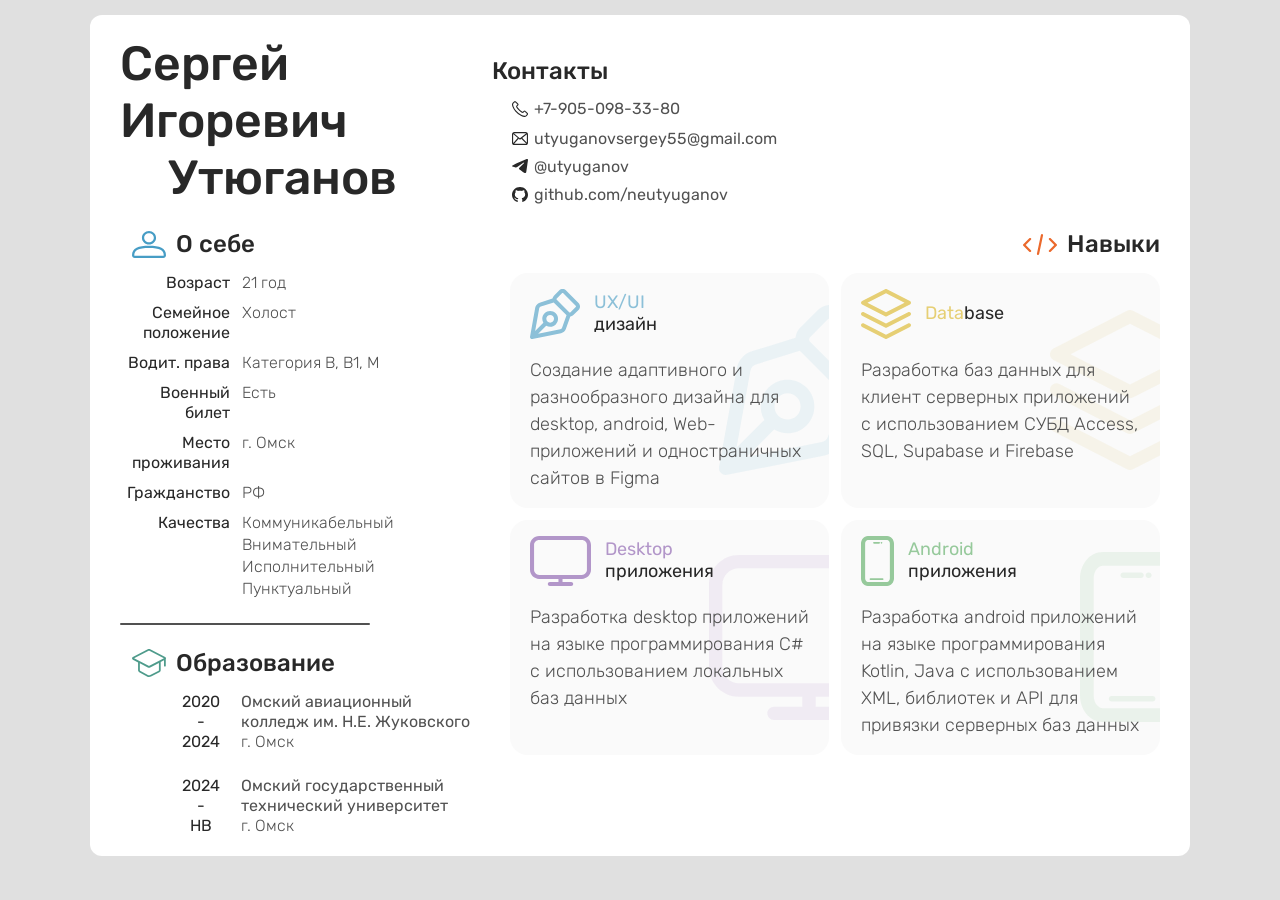
<file: LR2/index.html>
<!doctype html>
<html lang="ru">
  <head>
    <meta charset="UTF-8" />
    <meta name="viewport" content="width=device-width, initial-scale=1.0" />
    <title>Резюме</title>
    <link rel="stylesheet" href="./styles/style.css" />
  </head>
  <body class="page">
    <div class="resume">
      <header class="resume-header">
        <h1 class="resume-header__title">Сергей<br />Игоревич<br /><span class="resume-header__title-surname">Утюганов</span></h1>
        <section class="contacts">
          <h2 class="contacts__title">Контакты</h2>
          <address class="contacts__body">
            <ul class="contacts__list">
              <li class="contacts__item">
                <a href="tel:+79050983380" class="contacts__link">
                  <span class="contacts__icon" aria-hidden="true">
                    <img src="./image/phone_ic.svg" alt="" />
                  </span>
                  +7-905-098-33-80
                </a>
              </li>

              <li class="contacts__item">
                <a href="mailto:utyuganovsergey55@gmail.com" class="contacts__link">
                  <span class="contacts__icon" aria-hidden="true">
                    <img src="./image/email_ic.svg" alt="" />
                  </span>
                  utyuganovsergey55@gmail.com
                </a>
              </li>

              <li class="contacts__item">
                <a href="https://t.me/utyuganov" class="contacts__link" target="_blank" rel="noopener noreferrer">
                  <span class="contacts__icon" aria-hidden="true">
                    <img src="./image/tg_ic.svg" alt="" />
                  </span>
                  @utyuganov
                </a>
              </li>

              <li class="contacts__item">
                <a href="https://github.com/neutyuganov" class="contacts__link" target="_blank" rel="noopener noreferrer">
                  <span class="contacts__icon" aria-hidden="true">
                    <img src="./image/github_ic.svg" alt="" />
                  </span>
                  github.com/neutyuganov
                </a>
              </li>
            </ul>
          </address>
        </section>
      </header>

      <main class="resume-main">
        <aside class="resume-info">
          <section class="about">
            <header class="about__header">
              <img src="./image/profile_ic.svg" alt="" class="about__icon" />
              <h2 class="about__title">О себе</h2>
            </header>
            <dl class="about__list">
              <dt class="about__label">Возраст</dt>
              <dd class="about__value">21 год</dd>

              <dt class="about__label">Семейное положение</dt>
              <dd class="about__value">Холост</dd>

              <dt class="about__label">Водит. права</dt>
              <dd class="about__value">Категория B, B1, M</dd>

              <dt class="about__label">Военный билет</dt>
              <dd class="about__value">Есть</dd>

              <dt class="about__label">Место проживания</dt>
              <dd class="about__value">г. Омск</dd>

              <dt class="about__label">Гражданство</dt>
              <dd class="about__value">РФ</dd>

              <dt class="about__label about__traits">Качества</dt>
              <dd class="about__value">
                <ul class="about__trait-items">
                  <li class="about__trait-item">Коммуникабельный</li>
                  <li class="about__trait-item">Внимательный</li>
                  <li class="about__trait-item">Исполнительный</li>
                  <li class="about__trait-item">Пунктуальный</li>
                </ul>
              </dd>
            </dl>
          </section>

          <hr class="resume-info__hr" />

          <section class="education">
            <header class="education__header">
              <img src="./image/edu_ic.svg" alt="" class="education__icon" />
              <h2 class="education__title">Образование</h2>
            </header>

            <dl class="education__list">
              <dt class="education__period">2020<br />-<br />2024</dt>
              <dd class="education__place">
                <p class="education__name">Омский авиационный колледж им. Н.Е. Жуковского</p>
                <p class="education__city">г. Омск</p>
              </dd>

              <dt class="education__period">2024<br />-<br />НВ</dt>
              <dd class="education__place">
                <p class="education__name">Омский государственный технический университет</p>
                <p class="education__city">г. Омск</p>
              </dd>
            </dl>
          </section>
        </aside>

        <section class="skills">
          <header class="skills__header">
            <img src="./image/skills_ic.svg" alt="" class="skills__icon" />
            <h2 class="skills__title">Навыки</h2>
          </header>

          <ul class="skills__list">
            <li class="skills__item skills__item-design">
              <header class="skills__item-header">
                <img src="./image/design_ic.svg" alt="" class="skills__item-icon" />
                <h3 class="skills__item-title">
                  <span class="skills__item-accent skills__item-accent-design">UX/UI<br /></span>дизайн
                </h3>
              </header>
              <p class="skills__item-text">
                Создание адаптивного и разнообразного дизайна для desktop, android, Web-приложений и одностраничных сайтов в Figma
              </p>
            </li>

            <li class="skills__item skills__item-db">
              <header class="skills__item-header">
                <img src="./image/db_ic.svg" alt="" class="skills__item-icon" />
                <h3 class="skills__item-title"><span class="skills__item-accent skills__item-accent-db">Data</span>base</h3>
              </header>
              <p class="skills__item-text">
                Разработка баз данных для клиент серверных приложений с использованием СУБД Access, SQL, Supabase и Firebase
              </p>
            </li>

            <li class="skills__item skills__item-desktop">
              <header class="skills__item-header">
                <img src="./image/desktop_ic.svg" alt="" class="skills__item-icon" />
                <h3 class="skills__item-title">
                  <span class="skills__item-accent skills__item-accent-desktop">Desktop<br /></span>приложения
                </h3>
              </header>
              <p class="skills__item-text">Разработка desktop приложений на языке программирования C# с использованием локальных баз данных</p>
            </li>

            <li class="skills__item skills__item-android">
              <header class="skills__item-header">
                <img src="./image/mobile_ic.svg" alt="" class="skills__item-icon" />
                <h3 class="skills__item-title">
                  <span class="skills__item-accent skills__item-accent-android">Android<br /></span>приложения
                </h3>
              </header>
              <p class="skills__item-text">
                Разработка android приложений на языке программирования Kotlin, Java с использованием XML, библиотек и API для привязки серверных баз
                данных
              </p>
            </li>
          </ul>
        </section>
      </main>
    </div>
  </body>
</html>
</file>
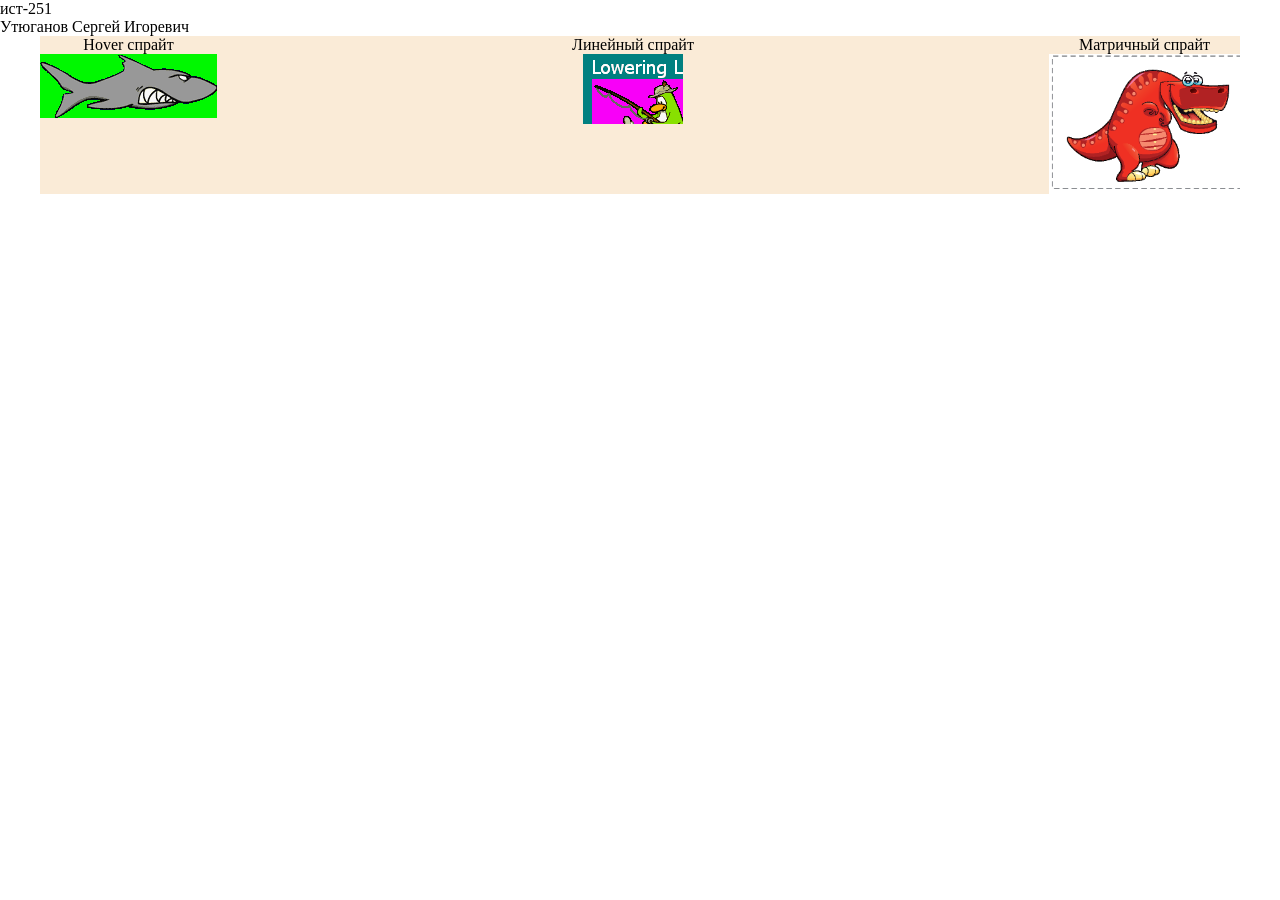
<file: LR3/index.html>
<!doctype html>
<html lang="en">
  <head>
    <meta charset="UTF-8" />
    <meta name="viewport" content="width=device-width, initial-scale=1.0" />
    <title>Sprites</title>
    <link rel="stylesheet" href="styles/style.css" />
  </head>
  <body class="sprite">
    <header class="sprite-header">
      <div class="sprite-header__group">
        <p>ист-251</p>
      </div>
      <div class="sprite-header__name">
        <p>Утюганов Сергей Игоревич</p>
      </div>
    </header>

    <main class="sprite-main">
      <section class="sprite-hover sprite-item">
        <p class="sprite-hover__name sprite__name">Hover спрайт</p>
        <div class="sprite-hover__image"></div>
      </section>

      <section class="sprite-linear sprite-item">
        <p class="sprite-linear__name sprite__name">Линейный спрайт</p>
        <div class="sprite-linear__image"></div>
      </section>

      <section class="sprite-array sprite-item">
        <p class="sprite-array__name sprite__name">Матричный спрайт</p>
        <div class="sprite-array__image"></div>
      </section>
    </main>
  </body>
</html>
</file>
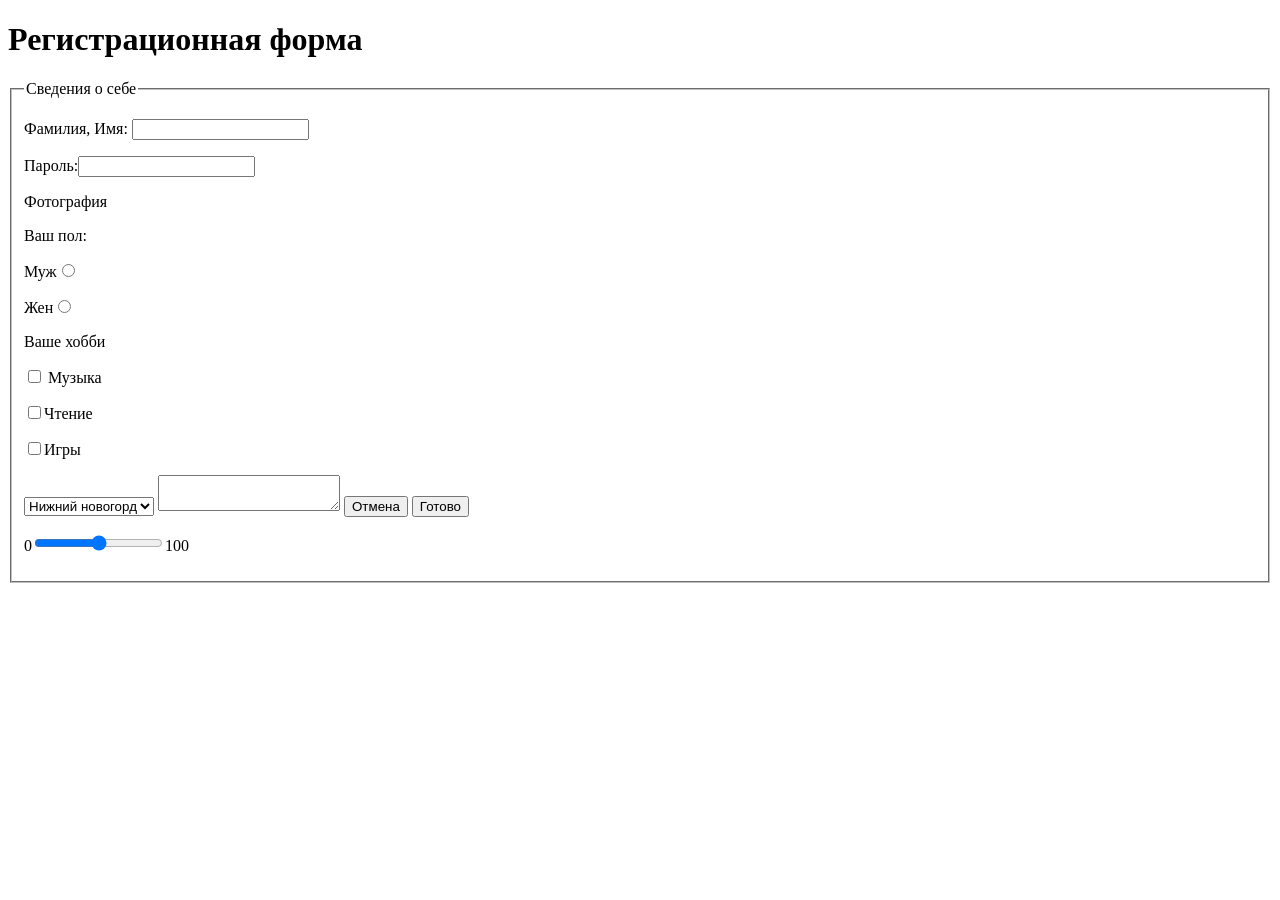
<file: Practic/forms_test/index.html>
<!doctype html>
<html lang="en">
  <head>
    <meta charset="UTF-8" />
    <meta name="viewport" content="width=device-width, initial-scale=1.0" />
    <title>Document</title>
  </head>
  <body>
    <h1>Регистрационная форма</h1>
    <form name="users" action="#" method="post" class="form">
      <fieldset>
        <legend>Сведения о себе</legend>
        <p>Фамилия, Имя: <input type="text" name="FIO" size="20" maxlength="60" /></p>
        <p>Пароль:<input type="password" name="password" size="20" /></p>
        <p>Фотография<input type="hidden" class="photo" accept="image/png image/jpeg" /></p>
        <p>Ваш пол:</p>
        <p>Муж<input type="radio" name="gender" value="m" /></p>
        <p>Жен<input type="radio" name="gender" value="f" /></p>

        <p>Ваше хобби</p>
        <p><input type="checkbox" name="hobby" class="hobby" value="m" /> Музыка</p>
        <p><input type="checkbox" name="hobby" class="hobby" value="r" />Чтение</p>
        <p><input type="checkbox" name="hobby" class="hobby" value="g" />Игры</p>

        <select name="city">
          <option value="52">Нижний новогорд</option>
          <option value="55">Омск</option>
          <option value="77">Москва</option>
          <option value="72">Тюмень</option>
        </select>

        <textarea name="comment"></textarea>
        <input type="reset" value="Отмена" />
        <input type="submit" value="Готово" />
        <p>0<input type="range" min="0" max="100" />100</p>
      </fieldset>
    </form>
  </body>
</html>
</file>
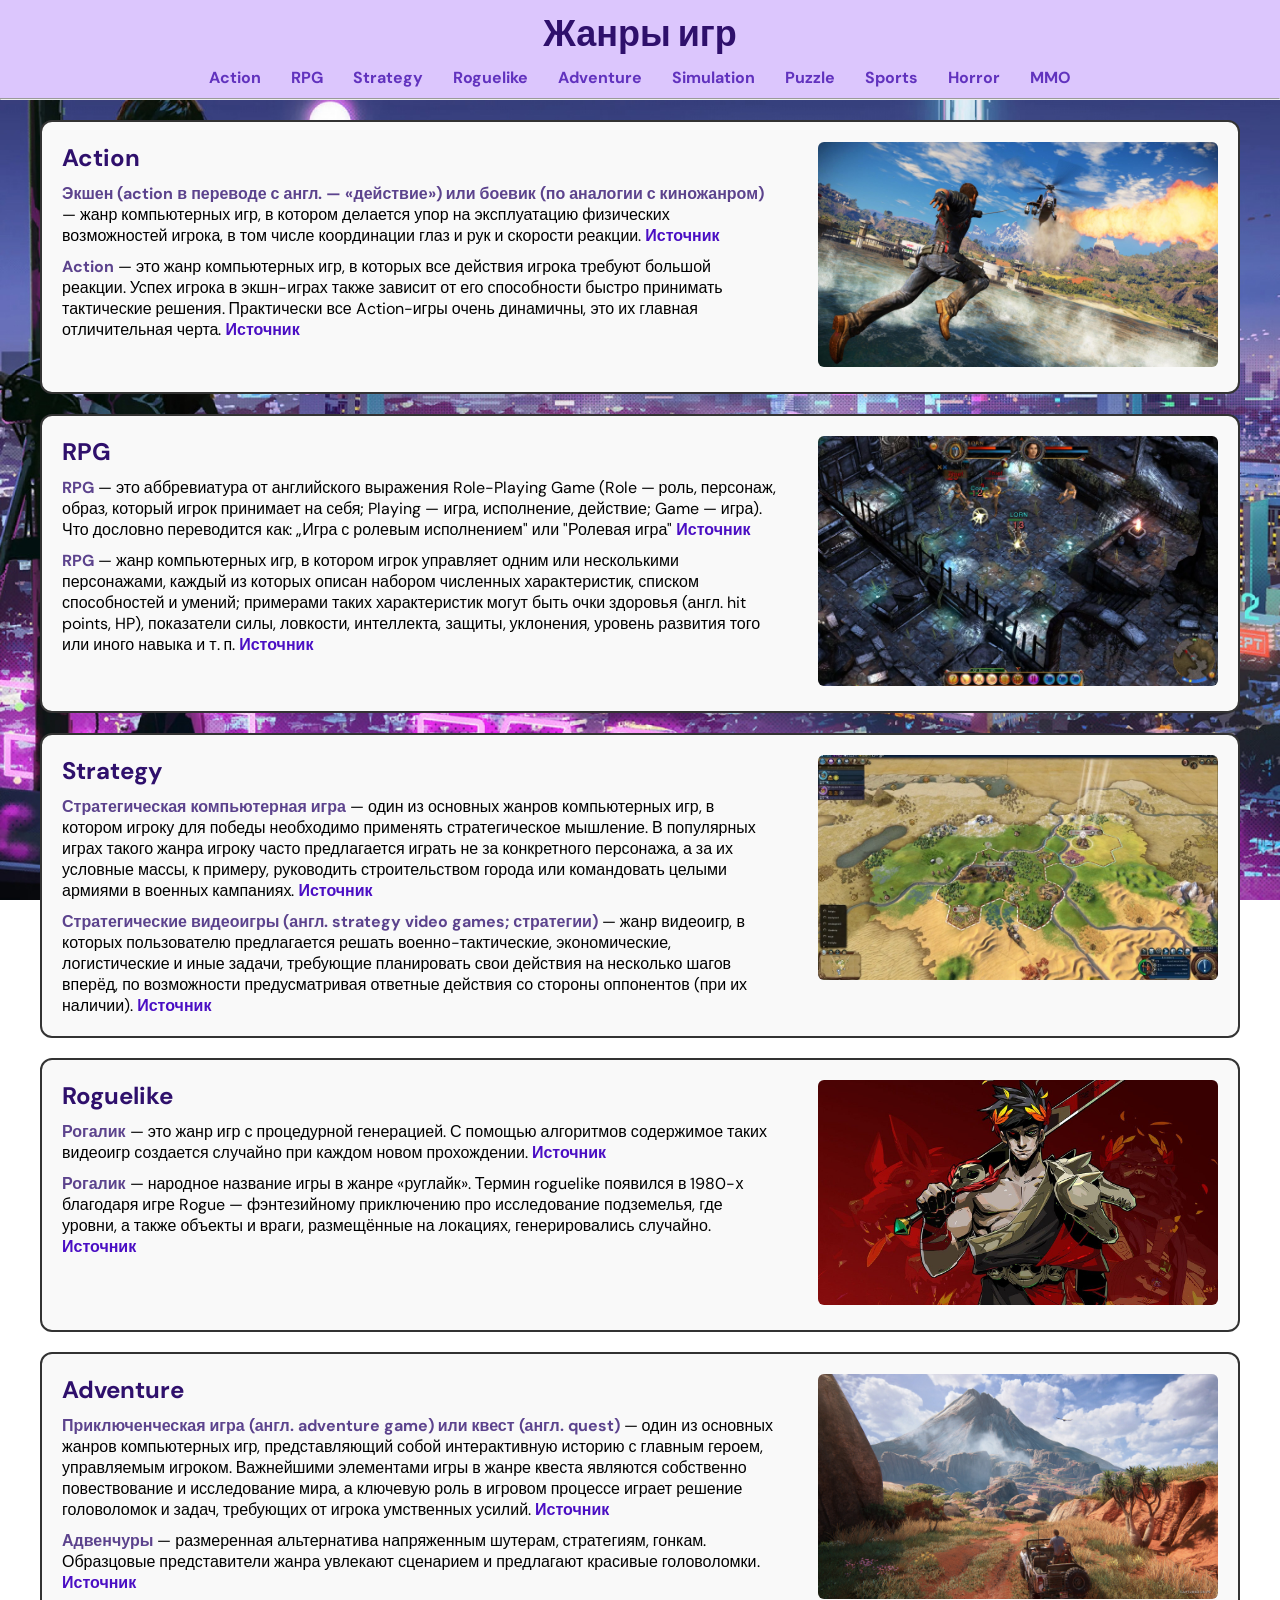
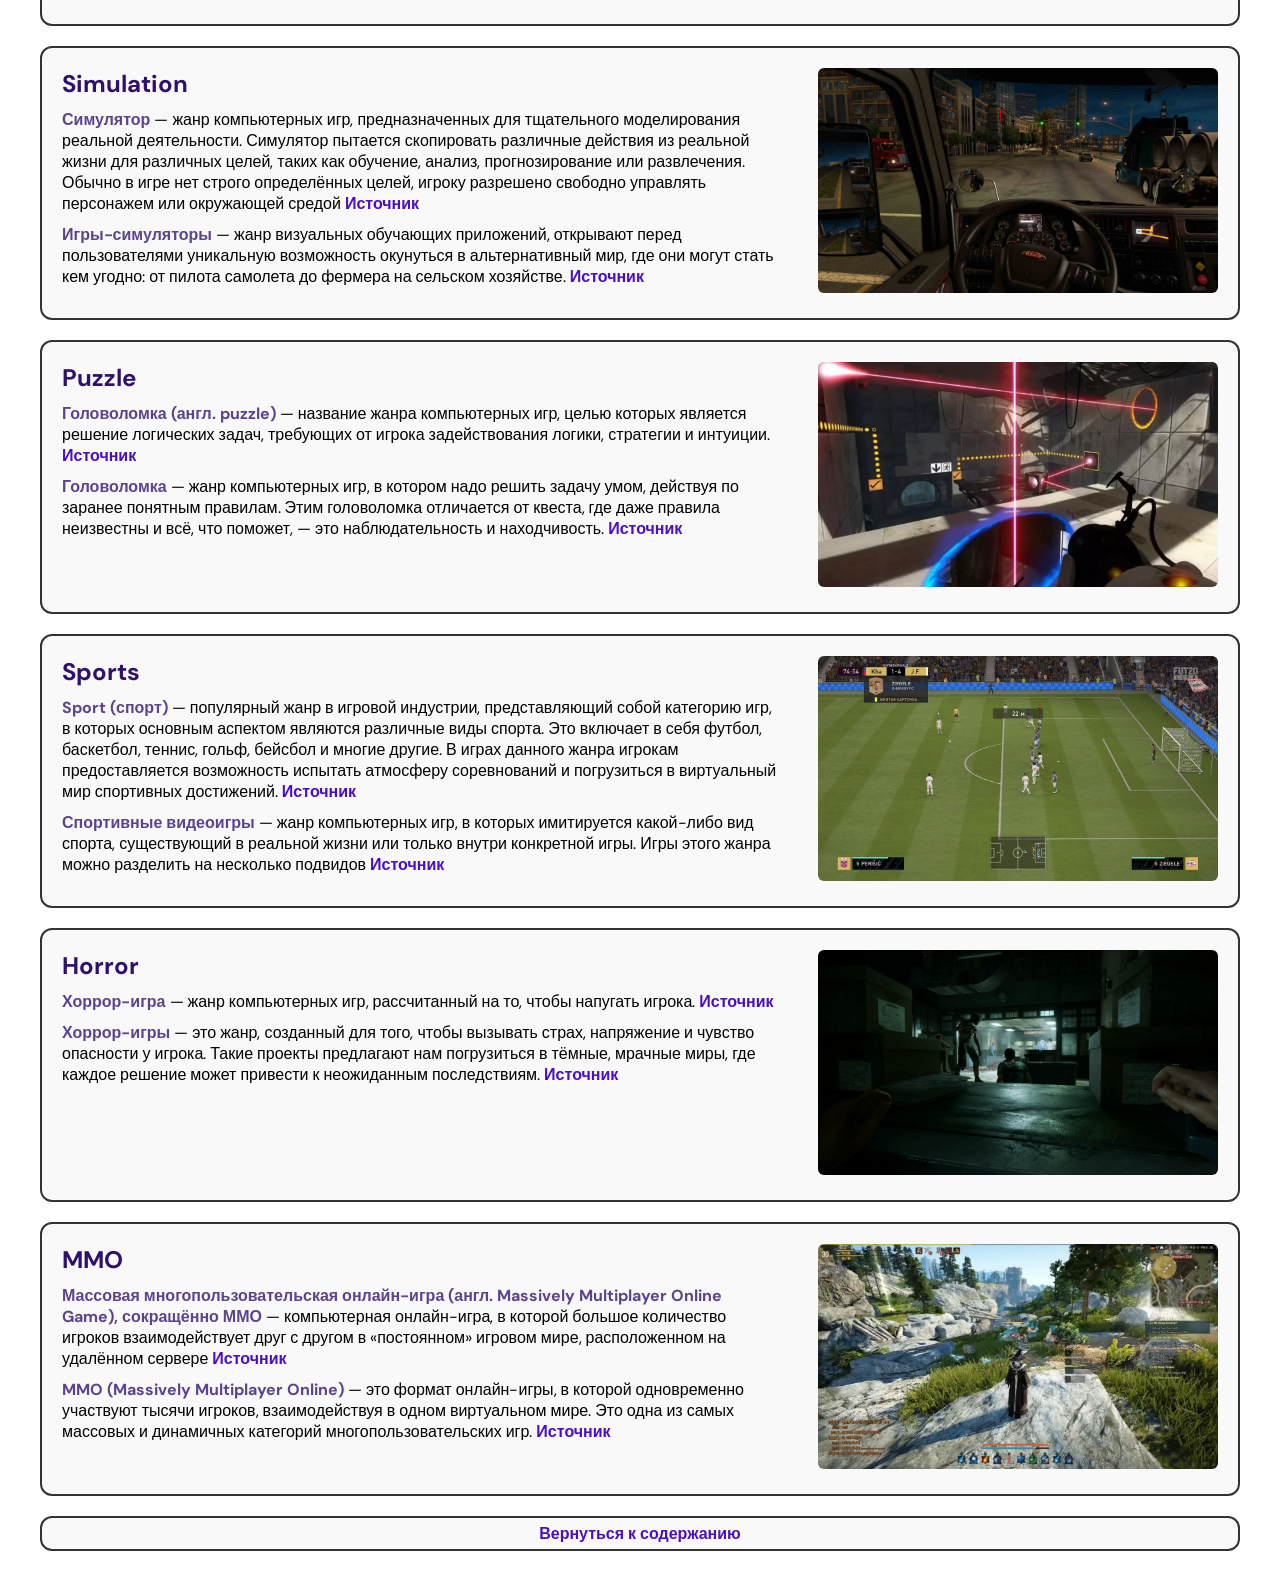
<file: LR1/label.html>
<!doctype html>
<html lang="ru">
  <head>
    <meta charset="UTF-8" />
    <meta name="viewport" content="width=device-width, initial-scale=1.0" />
    <title>Жанры игр</title>
    <link rel="stylesheet" href="style.css" />
  </head>

  <body>
    <header class="menuContainer">
      <h1 class="title" id="titleName">Жанры игр</h1>
      <ul class="menu">
        <li><a class="menuLink" href="#action">Action</a></li>
        <li><a class="menuLink" href="#rpg">RPG</a></li>
        <li><a class="menuLink" href="#strategy">Strategy</a></li>
        <li><a class="menuLink" href="#roguelike">Roguelike</a></li>
        <li><a class="menuLink" href="#adventure">Adventure</a></li>
        <li><a class="menuLink" href="#simulation">Simulation</a></li>
        <li><a class="menuLink" href="#puzzle">Puzzle</a></li>
        <li><a class="menuLink" href="#sports">Sports</a></li>
        <li><a class="menuLink" href="#horror">Horror</a></li>
        <li><a class="menuLink" href="#mmo">MMO</a></li>
      </ul>
    </header>
    <hr />

    <div class="content">
      <section class="containerDefinitions">
        <div class="termDifImagecontainer" id="action">
          <dl class="termContainer">
            <dt class="term">Action</dt>
            <dd class="diffinition">
              <strong
                >Экшен (action в переводе с англ. — «действие») или боевик (по
                аналогии с киножанром)</strong
              >
              — жанр компьютерных игр, в котором делается упор на эксплуатацию
              физических возможностей игрока, в том числе координации глаз и рук
              и скорости реакции.
              <a
                target="_blank"
                class="termLink"
                href="https://ru.ruwiki.ru/wiki/Экшен_(жанр_компьютерных_игр)"
                >Источник</a
              >
            </dd>
            <dd class="diffinition">
              <strong>Action</strong> — это жанр компьютерных игр, в которых все
              действия игрока требуют большой реакции. Успех игрока в экшн-играх
              также зависит от его способности быстро принимать тактические
              решения. Практически все Action-игры очень динамичны, это их
              главная отличительная черта.
              <a
                target="_blank"
                class="termLink"
                href="https://vk.com/wall-41313887_3616"
                >Источник</a
              >
            </dd>
          </dl>
          <a target="_blank" href="images\Action.jpg"
            ><img
              class="termImage"
              src="images\Action.jpg"
              alt="Action"
              title="Action"
          /></a>
        </div>

        <div class="termDifImagecontainer" id="rpg">
          <dl class="termContainer">
            <dt class="term">RPG</dt>
            <dd class="diffinition">
              <strong>RPG</strong> — это аббревиатура от английского выражения
              Role-Playing Game (Role — роль, персонаж, образ, который игрок
              принимает на себя; Playing — игра, исполнение, действие; Game —
              игра). Что дословно переводится как: „Игра с ролевым исполнением"
              или "Ролевая игра"
              <a
                target="_blank"
                class="termLink"
                href="https://stopgame.ru/blogs/topic/118993/rpg_kak_zhanr"
                >Источник</a
              >
            </dd>

            <dd class="diffinition">
              <strong>RPG</strong> — жанр компьютерных игр, в котором игрок
              управляет одним или несколькими персонажами, каждый из которых
              описан набором численных характеристик, списком способностей и
              умений; примерами таких характеристик могут быть очки здоровья
              (англ. hit points, HP), показатели силы, ловкости, интеллекта,
              защиты, уклонения, уровень развития того или иного навыка и т. п.
              <a
                target="_blank"
                class="termLink"
                href="https://ru.wikipedia.org/wiki/Компьютерная_ролевая_игра"
                >Источник</a
              >
            </dd>
          </dl>
          <a target="_blank" href="images\RPG.webp"
            ><img class="termImage" src="images\RPG.webp" alt="RPG" title="RPG"
          /></a>
        </div>

        <div class="termDifImagecontainer" id="strategy">
          <dl class="termContainer">
            <dt class="term">Strategy</dt>
            <dd class="diffinition">
              <strong>Стратегическая компьютерная игра</strong> — один из
              основных жанров компьютерных игр, в котором игроку для победы
              необходимо применять стратегическое мышление. В популярных играх
              такого жанра игроку часто предлагается играть не за конкретного
              персонажа, а за их условные массы, к примеру, руководить
              строительством города или командовать целыми армиями в военных
              кампаниях.
              <a
                target="_blank"
                class="termLink"
                href="https://ru.wikipedia.org/wiki/Стратегическая_компьютерная_игра"
                >Источник</a
              >
            </dd>
            <dd class="diffinition">
              <strong
                >Стратегические видеоигры (англ. strategy video games;
                стратегии)</strong
              >
              — жанр видеоигр, в которых пользователю предлагается решать
              военно-тактические, экономические, логистические и иные задачи,
              требующие планировать свои действия на несколько шагов вперёд, по
              возможности предусматривая ответные действия со стороны оппонентов
              (при их наличии).
              <a
                target="_blank"
                class="termLink"
                href="https://bigenc.ru/c/strategicheskie-videoigry-3b5c0c"
                >Источник</a
              >
            </dd>
          </dl>
          <a target="_blank" href="images\Strategy.webp"
            ><img
              class="termImage"
              src="images\Strategy.webp"
              alt="Strategy"
              title="Strategy"
          /></a>
        </div>

        <div class="termDifImagecontainer" id="roguelike">
          <dl class="termContainer">
            <dt class="term">Roguelike</dt>
            <dd class="diffinition">
              <strong>Рогалик</strong> — это жанр игр с процедурной генерацией.
              С помощью алгоритмов содержимое таких видеоигр создается случайно
              при каждом новом прохождении.
              <a
                target="_blank"
                class="termLink"
                href="https://habr.com/ru/companies/mvideo/articles/762894/"
                >Источник</a
              >
            </dd>
            <dd class="diffinition">
              <strong>Рогалик</strong> — народное название игры в жанре
              «руглайк». Термин roguelike появился в 1980-х благодаря игре Rogue
              — фэнтезийному приключению про исследование подземелья, где
              уровни, а также объекты и враги, размещённые на локациях,
              генерировались случайно.
              <a
                target="_blank"
                class="termLink"
                href="https://kanobu.ru/articles/chto-takoe-rogaliki-obyasnyaem-na-primere-rogue-the-binding-of-isaac-hades-376564/"
                >Источник</a
              >
            </dd>
          </dl>
          <a target="_blank" href="images\Roguelike.jpg">
            <img
              class="termImage"
              src="images\Roguelike.jpg"
              alt="Roguelike"
              title="Roguelike"
          /></a>
        </div>

        <div class="termDifImagecontainer" id="adventure">
          <dl class="termContainer">
            <dt class="term">Adventure</dt>
            <dd class="diffinition">
              <strong
                >Приключенческая игра (англ. adventure game) или квест (англ.
                quest)</strong
              >
              — один из основных жанров компьютерных игр, представляющий собой
              интерактивную историю с главным героем, управляемым игроком.
              Важнейшими элементами игры в жанре квеста являются собственно
              повествование и исследование мира, а ключевую роль в игровом
              процессе играет решение головоломок и задач, требующих от игрока
              умственных усилий.
              <a
                target="_blank"
                class="termLink"
                href="https://ru.ruwiki.ru/wiki/Приключенческая_игра"
                >Источник</a
              >
            </dd>
            <dd class="diffinition">
              <strong>Адвенчуры</strong> — размеренная альтернатива напряженным
              шутерам, стратегиям, гонкам. Образцовые представители жанра
              увлекают сценарием и предлагают красивые головоломки.
              <a
                target="_blank"
                class="termLink"
                href="https://club.dns-shop.ru/blog/t-64-videoigryi/76408-v-poiskah-avanturyi-razbor-janra-advenchur/?utm_referrer=https%3A%2F%2Fyandex.ru%2F"
                >Источник</a
              >
            </dd>
          </dl>
          <a target="_blank" href="images\Adventure.jpg"
            ><img
              class="termImage"
              src="images\Adventure.jpg"
              alt="Adventure"
              title="Adventure"
          /></a>
        </div>

        <div class="termDifImagecontainer" id="simulation">
          <dl class="termContainer">
            <dt class="term">Simulation</dt>
            <dd class="diffinition">
              <strong>Симулятор</strong> — жанр компьютерных игр,
              предназначенных для тщательного моделирования реальной
              деятельности. Симулятор пытается скопировать различные действия из
              реальной жизни для различных целей, таких как обучение, анализ,
              прогнозирование или развлечения. Обычно в игре нет строго
              определённых целей, игроку разрешено свободно управлять персонажем
              или окружающей средой
              <a
                target="_blank"
                class="termLink"
                href="https://ru.wikipedia.org/wiki/Симулятор_(жанр_компьютерных_игр)"
                >Источник</a
              >
            </dd>
            <dd class="diffinition">
              <strong>Игры-симуляторы</strong> — жанр визуальных обучающих
              приложений, открывают перед пользователями уникальную возможность
              окунуться в альтернативный мир, где они могут стать кем угодно: от
              пилота самолета до фермера на сельском хозяйстве.
              <a
                target="_blank"
                class="termLink"
                href="https://skyeng.ru/magazine/wiki/it-industriya/chto-takoe-simuliator/"
                >Источник</a
              >
            </dd>
          </dl>
          <a target="_blank" href="images\Simulation.jpeg"
            ><img
              class="termImage"
              src="images\Simulation.jpeg"
              alt="Simulation"
              title="Simulation"
          /></a>
        </div>

        <div class="termDifImagecontainer" id="puzzle">
          <dl class="termContainer">
            <dt class="term">Puzzle</dt>
            <dd class="diffinition">
              <strong>Головоломка (англ. puzzle)</strong> — название жанра
              компьютерных игр, целью которых является решение логических задач,
              требующих от игрока задействования логики, стратегии и интуиции.
              <a
                target="_blank"
                class="termLink"
                href="https://ru.wikipedia.org/wiki/Головоломка_(жанр_компьютерных_игр)"
                >Источник</a
              >
            </dd>
            <dd class="diffinition">
              <strong>Головоломка</strong> — жанр компьютерных игр, в котором
              надо решить задачу умом, действуя по заранее понятным правилам.
              Этим головоломка отличается от квеста, где даже правила неизвестны
              и всё, что поможет, — это наблюдательность и находчивость.
              <a
                target="_blank"
                class="termLink"
                href="https://wikitropes.ru/wiki/Головоломка_(жанр_видеоигр)"
                >Источник</a
              >
            </dd>
          </dl>
          <a target="_blank" href="images\Puzzle.webp"
            ><img
              class="termImage"
              src="images\Puzzle.webp"
              alt="Puzzle"
              title="Puzzle"
          /></a>
        </div>

        <div class="termDifImagecontainer" id="sports">
          <dl class="termContainer">
            <dt class="term">Sports</dt>
            <dd class="diffinition">
              <strong>Sport (спорт)</strong> — популярный жанр в игровой
              индустрии, представляющий собой категорию игр, в которых основным
              аспектом являются различные виды спорта. Это включает в себя
              футбол, баскетбол, теннис, гольф, бейсбол и многие другие. В играх
              данного жанра игрокам предоставляется возможность испытать
              атмосферу соревнований и погрузиться в виртуальный мир спортивных
              достижений.
              <a
                target="_blank"
                class="termLink"
                href="https://www.kinonews.ru/games-sport/"
                >Источник</a
              >
            </dd>
            <dd class="diffinition">
              <strong>Спортивные видеоигры</strong> — жанр компьютерных игр, в
              которых имитируется какой-либо вид спорта, существующий в реальной
              жизни или только внутри конкретной игры. Игры этого жанра можно
              разделить на несколько подвидов
              <a
                target="_blank"
                class="termLink"
                href="https://cq.ru/games/genres/sports"
                >Источник</a
              >
            </dd>
          </dl>
          <a target="_blank" href="images\Sports.webp"
            ><img
              class="termImage"
              src="images\Sports.webp"
              alt="Sports"
              title="Sports"
          /></a>
        </div>

        <div class="termDifImagecontainer" id="horror">
          <dl class="termContainer">
            <dt class="term">Horror</dt>
            <dd class="diffinition">
              <strong>Хоррор-игра</strong> — жанр компьютерных игр, рассчитанный
              на то, чтобы напугать игрока.
              <a
                target="_blank"
                class="termLink"
                href="https://ru.wikipedia.org/wiki/Хоррор-игра"
                >Источник</a
              >
            </dd>
            <dd class="diffinition">
              <strong>Хоррор-игры</strong> — это жанр, созданный для того, чтобы
              вызывать страх, напряжение и чувство опасности у игрока. Такие
              проекты предлагают нам погрузиться в тёмные, мрачные миры, где
              каждое решение может привести к неожиданным последствиям.
              <a
                target="_blank"
                class="termLink"
                href="https://pikabu.ru/story/khorroryi_chto_delaet_igru_deystvitelno_strashnoy_12259693"
                >Источник</a
              >
            </dd>
          </dl>
          <a target="_blank" href="images\Horror.webp"
            ><img
              class="termImage"
              src="images\Horror.webp"
              alt="Horror"
              title="Horror"
          /></a>
        </div>

        <div class="termDifImagecontainer" id="mmo">
          <dl class="termContainer">
            <dt class="term">MMO</dt>
            <dd class="diffinition">
              <strong
                >Массовая многопользовательская онлайн-игра (англ. Massively
                Multiplayer Online Game), сокращённо ММО</strong
              >
              — компьютерная онлайн-игра, в которой большое количество игроков
              взаимодействует друг с другом в «постоянном» игровом мире,
              расположенном на удалённом сервере
              <a
                target="_blank"
                class="termLink"
                href="https://ru.ruwiki.ru/wiki/Массовая_многопользовательская_онлайн-игра"
                >Источник</a
              >
            </dd>
            <dd class="diffinition">
              <strong>MMO (Massively Multiplayer Online)</strong> — это формат
              онлайн-игры, в которой одновременно участвуют тысячи игроков,
              взаимодействуя в одном виртуальном мире. Это одна из самых
              массовых и динамичных категорий многопользовательских игр.
              <a
                target="_blank"
                class="termLink"
                href="https://www.exitlag.com/blog/ru/mmo-chto-eto-luchshie-mmo-igry-v-2025/"
                >Источник</a
              >
            </dd>
          </dl>
          <a target="_blank" href="images\MMO.webp"
            ><img class="termImage" src="images\MMO.webp" alt="MMO" title="MMO"
          /></a>
        </div>

        <a class="anchorLink" href="#titleName">Вернуться к содержанию</a>
      </section>
    </div>
  </body>
</html>
</file>
<file: LR2/styles/style.css>
@import url("https://fonts.googleapis.com/css2?family=Rubik:ital,wght@0,300..900;1,300..900&display=swap");

*,
*::before,
*::after {
  box-sizing: border-box;
  margin: 0;
  padding: 0;
}

ul {
  list-style: none;
}

img {
  max-width: 100%;
  display: block;
}

address {
  font-style: normal;
}

/* ===== Base ===== */

.page {
  font-family: "Rubik", sans-serif;
  background-color: #e0e0e0;
  color: #282828;
  min-height: 100vh;
  padding: 15px 20px;
}

.resume {
  max-width: 1100px;
  margin: 0 auto;
  background-color: #fff;
  border-radius: 12px;
  padding: 20px 30px;
  overflow: hidden;
}

/* ===== Main ===== */

.resume-main {
  display: grid;
  grid-template-columns: 350px 1fr;
  gap: 40px;
  align-items: start;
}

.resume-info {
  display: flex;
  flex-direction: column;
}

/* ===== Header ==== */

.resume-header {
  display: flex;
  gap: 95px;
  margin-bottom: 24px;
  align-items: flex-end;
}

.resume-header__title {
  font-size: 48px;
  font-weight: 500;
}

.resume-header__title-surname {
  margin-left: 48px;
}

.contacts {
  display: flex;
  flex-direction: column;
  gap: 14px;
}

.contacts__title {
  font-size: 24px;
  font-weight: 500;
}

.contacts__list {
  margin-left: 20px;
  display: flex;
  flex-direction: column;
  gap: 8px;
  font-size: 16px;
}

.contacts__link {
  display: inline-flex;
  font-weight: 400;
  gap: 6px;
  align-items: center;
  color: #515151;
  text-decoration: none;
}

.contacts__icon {
  width: 16px;
  flex-shrink: 0;
}

/* ===== About ===== */

.about {
  display: flex;
  flex-direction: column;
  gap: 14px;
}

.about__header {
  display: flex;
  align-items: center;
  gap: 10px;
  margin-left: 12px;
}

.about__icon {
  width: 34px;
}

.about__title {
  font-size: 24px;
  font-weight: 500;
  line-height: 1.2;
}

.about__list {
  display: grid;
  grid-template-columns: 110px 1fr;
  column-gap: 12px;
  row-gap: 10px;
  align-items: start;
}

.about__label {
  text-align: right;
  font-size: 16px;
  font-weight: 400;
  line-height: 20px;
}

.about__value {
  font-size: 16px;
  font-weight: 300;
  line-height: 20px;
  color: #515151;
}

.about__trait-items {
  display: flex;
  flex-direction: column;
  gap: 2px;
}

/* ===== Divider ===== */

.resume-info__hr {
  margin: 24px 0;
  width: 100%;
  max-width: 250px;
  border: none;
  height: 2px;
  background-color: #515151;
  border-radius: 999px;
}

/* ===== Education ===== */

.education {
  display: flex;
  flex-direction: column;
  gap: 14px;
}

.education__header {
  display: flex;
  align-items: center;
  gap: 10px;
  margin-left: 12px;
}

.education__icon {
  width: 34px;
}

.education__title {
  font-size: 24px;
  font-weight: 500;
  line-height: 1.2;
}

.education__list {
  display: grid;
  grid-template-columns: 52px 1fr;
  column-gap: 14px;
  row-gap: 24px;
  align-items: center;
  margin-left: 55px;
}

.education__period {
  text-align: center;
  font-size: 16px;
  font-weight: 400;
  line-height: 20px;
}

.education__place {
  font-size: 16px;
  font-weight: 400;
  line-height: 20px;
  color: #515151;
}

.education__city {
  font-weight: 300;
}

/* ===== Skills ===== */

.skills {
  display: flex;
  flex-direction: column;
  gap: 14px;
}

.skills__header {
  display: flex;
  align-items: center;
  gap: 10px;
  width: fit-content;
  margin-left: auto;
}

.skills__icon {
  width: 34px;
}

.skills__title {
  font-size: 24px;
  font-weight: 500;
  line-height: 1.2;
}

.skills__list {
  display: grid;
  grid-template-columns: repeat(2, 1fr);
  gap: 12px;
}

.skills__item {
  padding: 16px 20px;
  background-color: #fafafa;
  border-radius: 18px;
  display: flex;
  flex-direction: column;
  gap: 18px;
}

.skills__item-header {
  display: flex;
  align-items: center;
  gap: 14px;
}

.skills__item-icon {
  height: 50px;
}

.skills__item-title {
  font-weight: 400;
  line-height: 1.2;
  font-size: 18px;
}

.skills__item-text {
  font-weight: 300;
  font-size: 18px;
  color: #515151;
  line-height: 1.5;
}

.skills__item-accent-design {
  color: #8cc0d8;
}

.skills__item-accent-db {
  color: #e6cf74;
}

.skills__item-accent-desktop {
  color: #b296c9;
}

.skills__item-accent-android {
  color: #96c99b;
}

.skills__item-desktop {
  background-image: url("../image/bg_desktop_ic.svg");
  background-repeat: no-repeat;
  background-position: right -80px center;
  background-size: 200px;
}

.skills__item-android {
  background-image: url("../image/bg_mobile_ic.svg");
  background-repeat: no-repeat;
  background-position: right -30px center;
  background-size: 110px;
}

.skills__item-db {
  background-image: url("../image/bg_db_ic.svg");
  background-repeat: no-repeat;
  background-position: right -50px center;
  background-size: 160px;
}

.skills__item-design {
  background-image: url("../image/bg_design_ic.svg");
  background-repeat: no-repeat;
  background-position: right -60px center;
  background-size: 170px;
}
</file>
<file: LR3/styles/style.css>
* {
  margin: 0;
  padding: 0;
  box-sizing: border-box;
}

.sprite-main {
  display: flex;
  margin: 0 auto;
  max-width: 1200px;
  justify-content: space-between;
  background-color: antiquewhite;
}

.sprite-item {
  display: flex; /* Включаем Flexbox */
  flex-direction: column; /* Располагаем элементы в колонку */

  align-items: center;
}

.sprite-hover__image {
  width: 177px;
  height: 64px;
  background-image: url("../images/Pinguins_sprite.png");
  background-position: -9px -2731px;
  image-rendering: pixelated;
}

.sprite-hover__image:hover {
  background-position: -196px -2731px;
}

.sprite-linear__image {
  width: 100px;
  height: 70px;
  background-image: url("../images/Pinguins_sprite.png");
  background-position: -5px -120x;
  image-rendering: pixelated;
  animation: linear-play 1s steps(8) infinite;
}

@keyframes linear-play {
  from {
    background-position: -5px -120px;
  }
  to {
    background-position: -845px -120px;
  }
}

.sprite-array__image {
  width: 191px;
  height: 140px;
  background-image: url("../images/Dino.png");
  image-rendering: pixelated;
  animation:
    matrix-x 0.7s steps(4) infinite,
    matrix-y 2.8s steps(6) infinite;
}

@keyframes matrix-x {
  from {
    background-position-x: -3px;
  }
  to {
    background-position-x: -778px;
  } /* 98px × 7 */
}

@keyframes matrix-y {
  from {
    background-position-y: -1px;
  }
  to {
    background-position-y: -840px;
  } /* 95px × 5 + 1266 */
}
</file>
<file: LR1/style.css>
@import url("https://fonts.googleapis.com/css2?family=DM+Sans:ital,opsz,wght@0,9..40,100..1000;1,9..40,100..1000&family=Roboto:ital,wght@0,100..900;1,100..900&display=swap");
* {
  box-sizing: border-box;
  margin: 0;
  padding: 0;
  font-family: "DM Sans", sans-serif;
}

body {
  background-image: url("images/background.jpg");
  background-attachment: fixed;
  background-size: cover;
  background-position: center;
  background-repeat: no-repeat;
}

.menuContainer {
  background-color: #dcc6fd;
  padding: 10px;
  text-align: center;
}

.menu {
  list-style: none;
  display: flex;
  gap: 30px;
  justify-content: center;
  margin-top: 10px;
}

.content {
  margin: 0 auto;
  max-width: 1200px;
}

.menuLink {
  text-decoration: none;
  color: #6132be;
  font-weight: bold;
}

.termLink {
  text-decoration: none;
  color: #4a0ec4;
  font-weight: bold;
}

.title {
  color: #2f106c;
  font-size: 36px;
  font-weight: bold;
}

.termDifImagecontainer {
  margin: 20px 0;
  border: 2px solid #333;
  border-radius: 12px;
  padding: 20px;
  background-color: #f9f9f9;
}

.term {
  font-size: 24px;
  font-weight: bold;
  color: #2f106c;
  margin-bottom: 10px;
}

.diffinition {
  margin: 10px 0 0 0;
}

.menuLink:hover,
.termLink:hover {
  color: #2f106c;
}

strong {
  color: #5c438d;
}

.termImage {
  max-width: 400px;
  height: auto;
  margin-left: 40px;
  border-radius: 6px;
}

.termDifImagecontainer {
  display: flex;
  scroll-margin-top: 20px;
}

.anchorLink {
  text-decoration: none;
  color: #4a0ec4;
  font-weight: bold;
  justify-content: center;
  display: flex;

  margin-bottom: 20px;
  border: 2px solid #333;
  border-radius: 12px;
  padding: 5px;
  background-color: #f9f9f9;
}

.anchorLink:hover {
  color: #2f106c;
  background-color: #d8c0ef;
}
</file>
